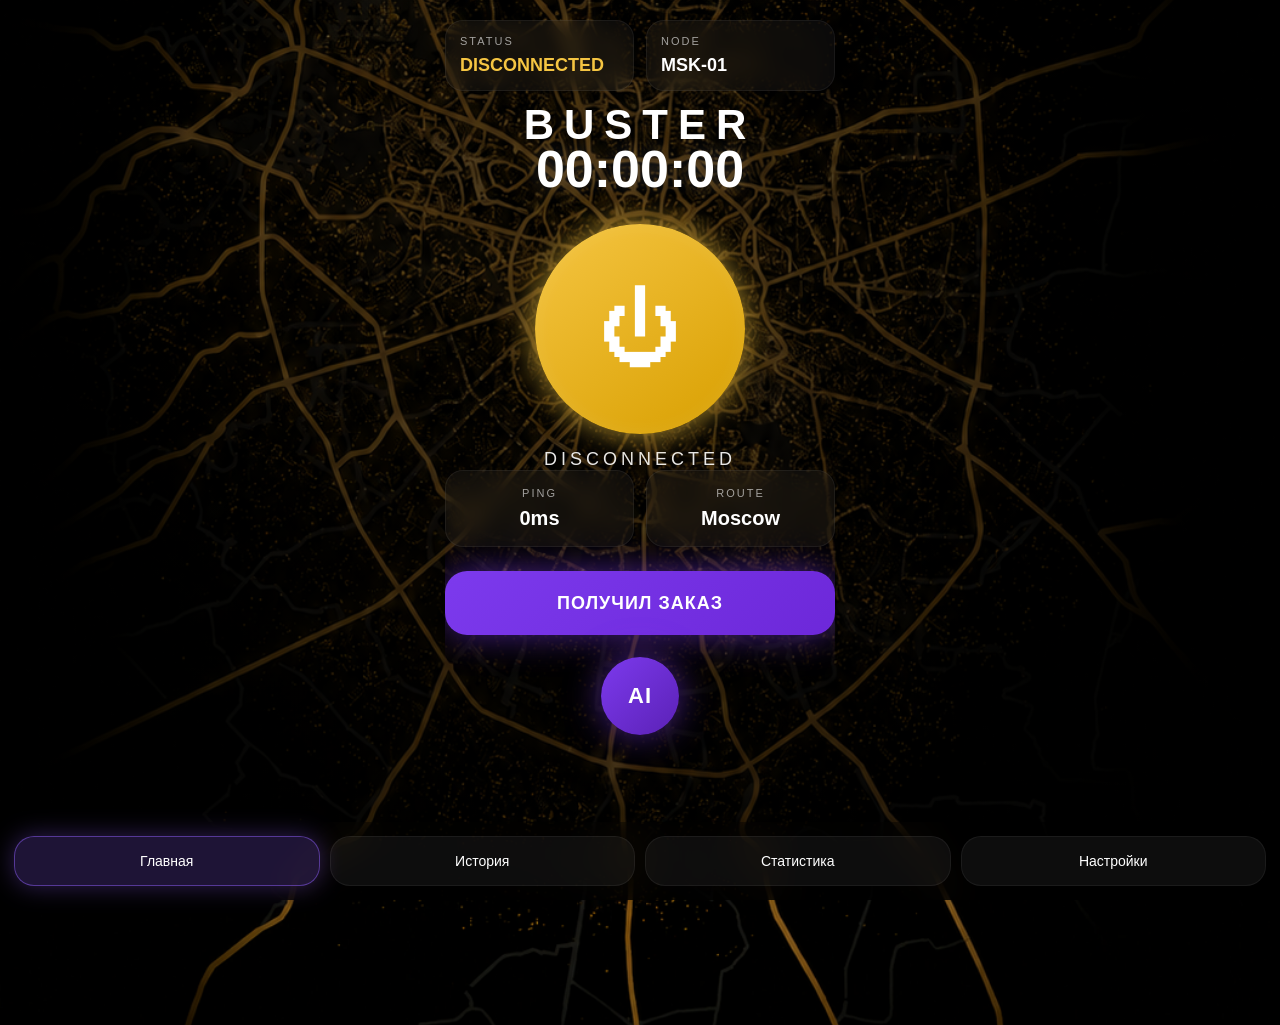
<file: index.html>
<!DOCTYPE html>
<html lang="ru">

<head>

  <meta charset="UTF-8" />

  <meta
    name="viewport"
    content="width=device-width, initial-scale=1.0"
  />

  <script src="https://telegram.org/js/telegram-web-app.js"></script>

  <title>BUSTER</title>

  <link
    rel="stylesheet"
    href="style.css"
  />

  <meta name="lava-verify" content="1c3f9c8fecfa6751" />

</head>

<body>

  <div class="background-overlay"></div>

  <div class="grid-overlay"></div>

  <div class="app-container">

    <!-- TOP PANEL -->

    <div class="top-panel">

      <div class="top-card">

        <div class="card-title">
          STATUS
        </div>

        <div
          class="card-value disconnected"
          id="statusValue"
        >
          DISCONNECTED
        </div>

      </div>

      <div class="top-card">

        <div class="card-title">
          NODE
        </div>

        <div
          class="card-value"
          id="nodeValue"
        >
          MSK-01
        </div>

      </div>

    </div>

    <!-- HOME SCREEN -->

    <div
      class="screen active-screen"
      id="homeScreen"
    >

      <div class="logo">
        BUSTER
      </div>

      <div
        class="timer"
        id="timer"
      >
        00:00:00
      </div>

      <div class="circle-wrapper">

        <div class="circle-glow"></div>

        <button
          class="power-button off"
          id="powerButton"
        >
          <span id="buttonIcon">
            ⏻
          </span>
        </button>

      </div>

      <div
        class="connection-status"
        id="statusText"
      >
        DISCONNECTED
      </div>

      <div class="stats-row">

        <div class="stat-card">

          <div class="stat-label">
            PING
          </div>

          <div
            class="stat-value"
            id="pingValue"
          >
            0ms
          </div>

        </div>

        <div class="stat-card">

          <div class="stat-label">
            ROUTE
          </div>

          <div
            class="stat-value"
            id="routeValue"
          >
            Moscow
          </div>

        </div>

      </div>

      <!-- ORDER BUTTON -->

      <button
  class="order-btn"
  id="orderButton"
>
  ПОЛУЧИЛ ЗАКАЗ
</button>

<button
  id="aiFloatingButton"
  class="ai-floating-btn"
>
  AI
       </button>

    </div>

    <!-- HISTORY SCREEN -->

    <div
      class="screen"
      id="historyScreen"
    >

      <div class="history-header">
        SYSTEM LOGS
      </div>

      <div
        class="console-window"
        id="consoleWindow"
      >
      </div>

    </div>

    <!-- STATS SCREEN -->

    <div
      class="screen"
      id="statsScreen"
    >

      <div class="settings-header">
        СТАТИСТИКА
      </div>

      <div class="stats-container">

        <!-- ECONOM -->

        <div class="stats-item">

          <div class="stats-tariff">
            Эконом
          </div>

          <div
            class="stats-time"
            id="economTime"
          >
            00:00:00
          </div>

        </div>

        <!-- COMFORT -->

        <div class="stats-item">

          <div class="stats-tariff">
            Комфорт
          </div>

          <div
            class="stats-time"
            id="comfortTime"
          >
            00:00:00
          </div>

        </div>

        <!-- COMFORT PLUS -->

        <div class="stats-item">

          <div class="stats-tariff">
            Комфорт+
          </div>

          <div
            class="stats-time"
            id="comfortPlusTime"
          >
            00:00:00
          </div>

        </div>

        <!-- RESET BUTTON -->

        <button
          class="reset-btn"
          id="resetStatsButton"
        >
          СБРОСИТЬ СТАТИСТИКУ
        </button>

        <!-- HISTORY BUTTON -->

        <button
          id="openOrdersHistory"
          class="stats-history-btn"
        >
          ИСТОРИЯ ЗАКАЗОВ
        </button>

        <button
          id="openAnalytics"
          class="stats-history-btn"
>
        АНАЛИТИКА
        </button>

      </div>

    </div>

    <!-- ORDERS SCREEN -->

    <div
      class="screen"
      id="ordersScreen"
    >

      <div class="history-header">
        ИСТОРИЯ ЗАКАЗОВ
      </div>

      <div
        id="analyticsContainer"
        class="analytics-container"
      >
      </div>

    </div>

    <!-- ANALYTICS SCREEN -->

<div
  class="screen"
  id="analyticsScreen"
>

  <div class="history-header">
    АНАЛИТИКА
  </div>

  <div
    id="districtAnalytics"
    class="analytics-container"
  >
  </div>

</div>

<!-- AI SCREEN -->

<div
  class="screen"
  id="aiScreen"
>

  <div class="history-header">
    AI ASSISTANT
  </div>

  <div
    class="ai-chat"
    id="aiChat"
  >

    <div class="ai-message">

      <div class="ai-badge">
        AI
      </div>

      <div class="ai-text">

        Привет.
        Я анализирую районы,
        спрос и активность.

      </div>

    </div>

  </div>

  <div class="ai-input-wrapper">

    <input
      type="text"
      id="aiInput"
      placeholder="Спросить AI..."
    />

    <button id="sendAiMessage">
      →
    </button>

  </div>

</div>
    
    <!-- SETTINGS SCREEN -->

    <div
      class="screen"
      id="settingsScreen"
    >

      <div class="settings-header">
        SETTINGS
      </div>

      <div class="settings-form">

        <div class="setting-group">

          <label>
            ГОРОД
          </label>

          <input
            type="text"
            id="cityInput"
            placeholder="Введите город"
          />

        </div>

        <div class="setting-group">

          <label>
            ТАРИФ
          </label>

          <input
  type="text"
  id="tariffInput"
  placeholder="Введите тариф"
/>

        </div>

        <div class="setting-group">

          <label>
            РЕЙТИНГ
          </label>

          <input
            type="text"
            placeholder="Введите рейтинг"
          />

        </div>

      </div>

    </div>

    <!-- NAVIGATION -->

    <div class="bottom-nav">

      <button
        class="nav-btn active"
        id="homeTab"
      >
        Главная
      </button>

      <button
        class="nav-btn"
        id="historyTab"
      >
        История
      </button>

      <button
        class="nav-btn"
        id="statsTab"
      >
        Статистика
      </button>

      <button
        class="nav-btn"
        id="settingsTab"
      >
        Настройки
      </button>

    </div>

  </div>

  <script src="app.js"></script>

</body>

</html>
</file>
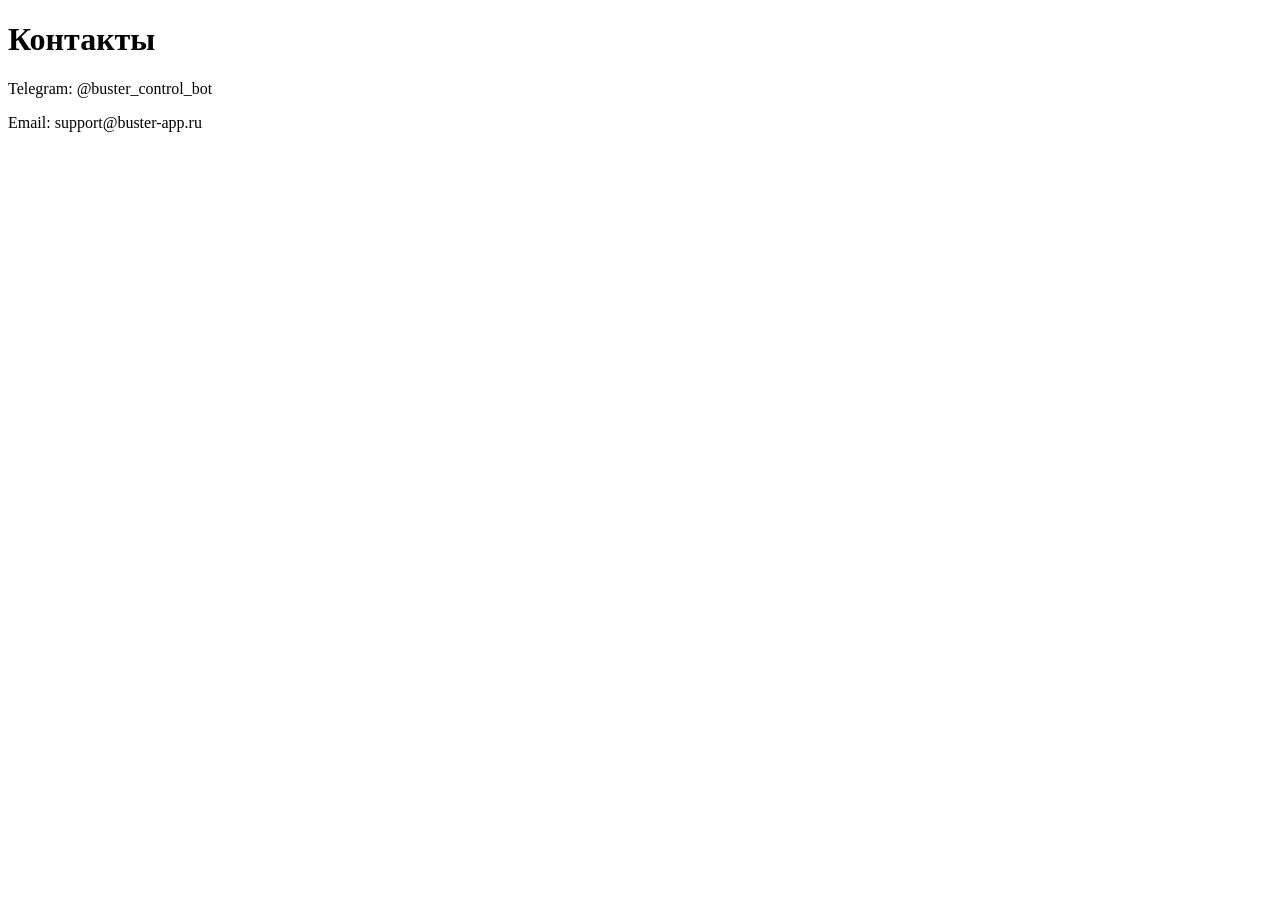
<file: contacts.html>
<!DOCTYPE html>
<html lang="ru">
<head>
  <meta charset="UTF-8">
  <title>Контакты</title>
</head>
<body>

<h1>Контакты</h1>

<p>
Telegram:
@buster_control_bot
</p>

<p>
Email:
support@buster-app.ru
</p>

</body>
</html>
</file>
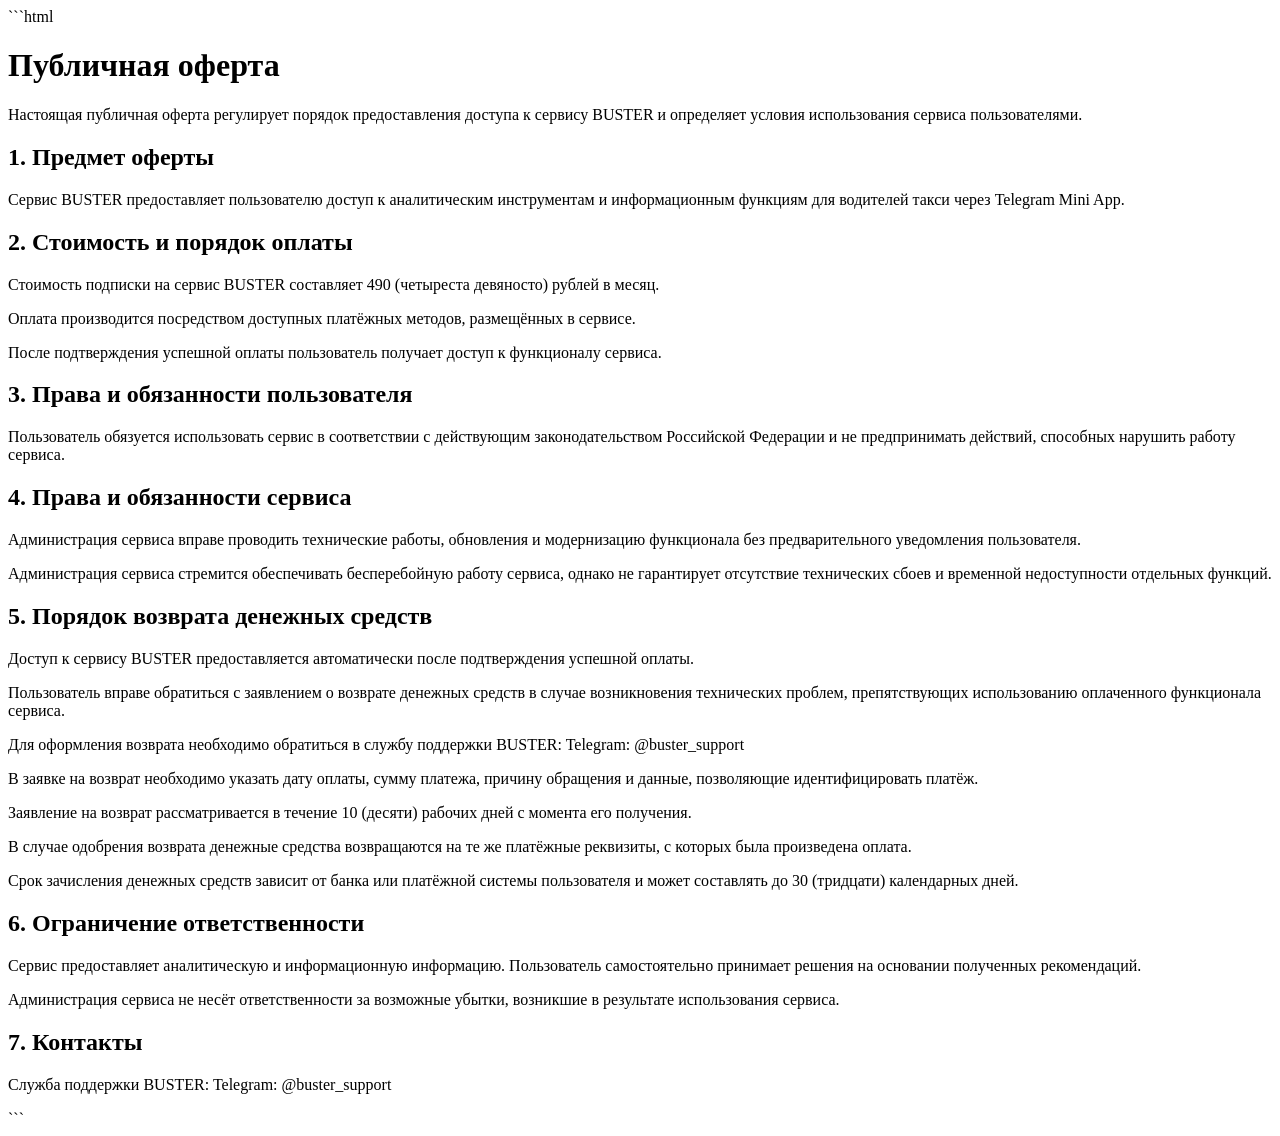
<file: oferta.html>
```html
<!DOCTYPE html>
<html lang="ru">
<head>
  <meta charset="UTF-8">
  <title>Публичная оферта BUSTER</title>
</head>
<body>

<h1>Публичная оферта</h1>

<p>
Настоящая публичная оферта регулирует порядок предоставления доступа к сервису BUSTER и определяет условия использования сервиса пользователями.
</p>

<h2>1. Предмет оферты</h2>

<p>
Сервис BUSTER предоставляет пользователю доступ к аналитическим инструментам и информационным функциям для водителей такси через Telegram Mini App.
</p>

<h2>2. Стоимость и порядок оплаты</h2>

<p>
Стоимость подписки на сервис BUSTER составляет 490 (четыреста девяносто) рублей в месяц.
</p>

<p>
Оплата производится посредством доступных платёжных методов, размещённых в сервисе.
</p>

<p>
После подтверждения успешной оплаты пользователь получает доступ к функционалу сервиса.
</p>

<h2>3. Права и обязанности пользователя</h2>

<p>
Пользователь обязуется использовать сервис в соответствии с действующим законодательством Российской Федерации и не предпринимать действий, способных нарушить работу сервиса.
</p>

<h2>4. Права и обязанности сервиса</h2>

<p>
Администрация сервиса вправе проводить технические работы, обновления и модернизацию функционала без предварительного уведомления пользователя.
</p>

<p>
Администрация сервиса стремится обеспечивать бесперебойную работу сервиса, однако не гарантирует отсутствие технических сбоев и временной недоступности отдельных функций.
</p>

<h2>5. Порядок возврата денежных средств</h2>

<p>
Доступ к сервису BUSTER предоставляется автоматически после подтверждения успешной оплаты.
</p>

<p>
Пользователь вправе обратиться с заявлением о возврате денежных средств в случае возникновения технических проблем, препятствующих использованию оплаченного функционала сервиса.
</p>

<p>
Для оформления возврата необходимо обратиться в службу поддержки BUSTER:
Telegram: @buster_support
</p>

<p>
В заявке на возврат необходимо указать дату оплаты, сумму платежа, причину обращения и данные, позволяющие идентифицировать платёж.
</p>

<p>
Заявление на возврат рассматривается в течение 10 (десяти) рабочих дней с момента его получения.
</p>

<p>
В случае одобрения возврата денежные средства возвращаются на те же платёжные реквизиты, с которых была произведена оплата.
</p>

<p>
Срок зачисления денежных средств зависит от банка или платёжной системы пользователя и может составлять до 30 (тридцати) календарных дней.
</p>

<h2>6. Ограничение ответственности</h2>

<p>
Сервис предоставляет аналитическую и информационную информацию. Пользователь самостоятельно принимает решения на основании полученных рекомендаций.
</p>

<p>
Администрация сервиса не несёт ответственности за возможные убытки, возникшие в результате использования сервиса.
</p>

<h2>7. Контакты</h2>

<p>
Служба поддержки BUSTER:
Telegram: @buster_support
</p>

</body>
</html>
```
</file>
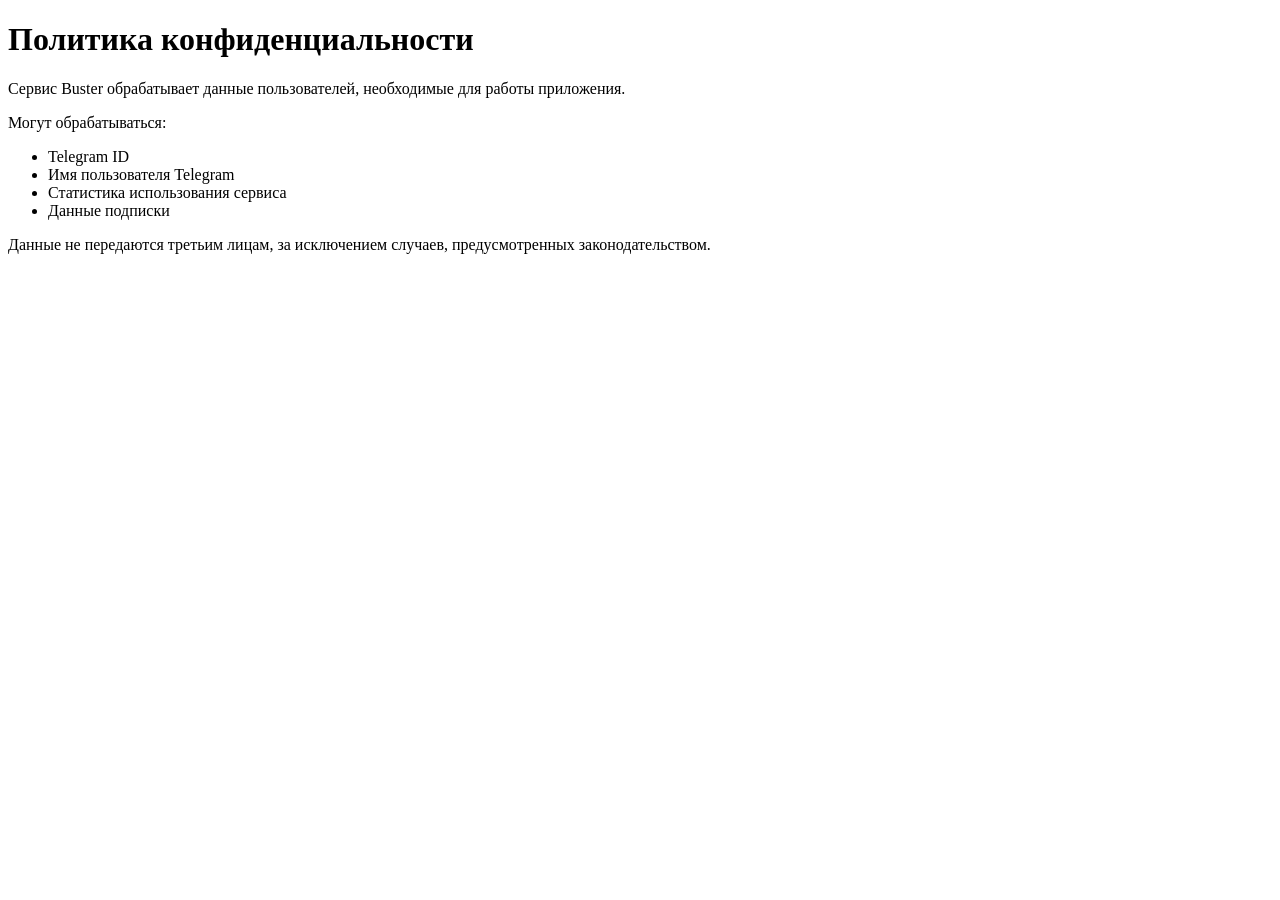
<file: privacy.html>
<!DOCTYPE html>
<html lang="ru">
<head>
  <meta charset="UTF-8">
  <title>Политика конфиденциальности</title>
</head>
<body>

<h1>Политика конфиденциальности</h1>

<p>
Сервис Buster обрабатывает данные пользователей,
необходимые для работы приложения.
</p>

<p>
Могут обрабатываться:
</p>

<ul>
<li>Telegram ID</li>
<li>Имя пользователя Telegram</li>
<li>Статистика использования сервиса</li>
<li>Данные подписки</li>
</ul>

<p>
Данные не передаются третьим лицам,
за исключением случаев,
предусмотренных законодательством.
</p>

</body>
</html>
</file>
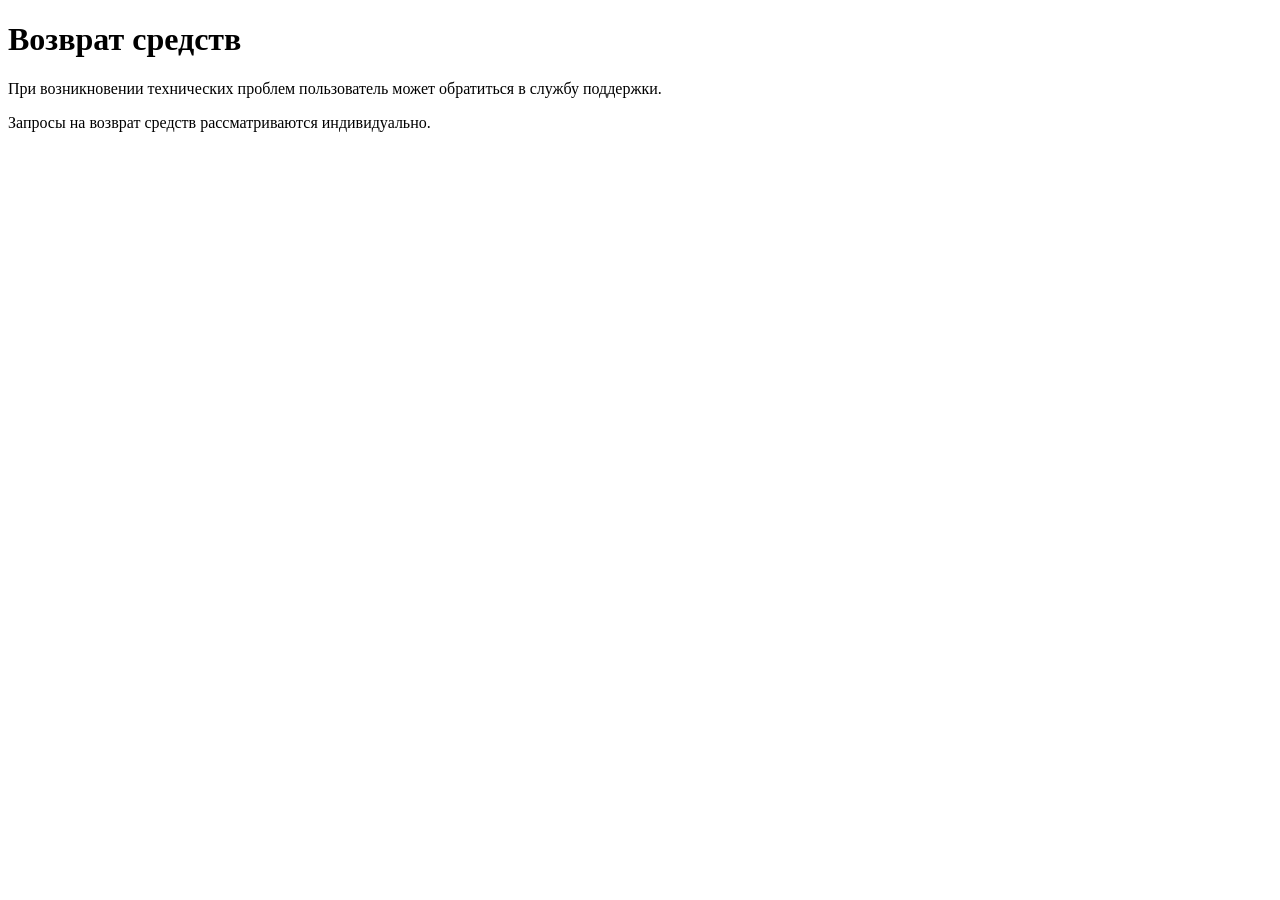
<file: refund.html>
<!DOCTYPE html>
<html lang="ru">
<head>
  <meta charset="UTF-8">
  <title>Возврат средств</title>
</head>
<body>

<h1>Возврат средств</h1>

<p>
При возникновении технических проблем
пользователь может обратиться
в службу поддержки.
</p>

<p>
Запросы на возврат средств
рассматриваются индивидуально.
</p>

</body>
</html>
</file>
<file: style.css>
* {
  margin: 0;
  padding: 0;
  box-sizing: border-box;
}

body {
  height: 100vh;
  overflow-x: hidden;
  overflow-y: auto;

  font-family: Arial, sans-serif;
  color: white;

  background-image:
    linear-gradient(
      rgba(0,0,0,0.55),
      rgba(0,0,0,0.72)
    ),
    url('./assets/map.png?v=4');

  background-size: cover;
  background-position: center;
  background-repeat: no-repeat;
}

.grid-overlay {
  position: fixed;
  inset: 0;

  background-image:
    linear-gradient(rgba(255,255,255,0.02) 1px, transparent 1px),
    linear-gradient(90deg, rgba(255,255,255,0.02) 1px, transparent 1px);

  background-size: 40px 40px;

  opacity: 0.15;
}

.app-container {

  position: relative;

  z-index: 2;

  width: 100%;

  max-width: 430px;

  margin: 0 auto;

  min-height: 100vh;

  display: flex;

  flex-direction: column;

  align-items: center;

  justify-content: space-between;

  padding: 20px 20px 150px;

  box-sizing: border-box;

}

.top-panel {
  width: 100%;

  display: flex;
  justify-content: space-between;

  gap: 12px;
}

.top-card {
  flex: 1;

  background: rgba(255,255,255,0.04);

  border: 1px solid rgba(255,255,255,0.06);

  border-radius: 18px;

  padding: 14px;

  backdrop-filter: blur(10px);
}

.card-title {
  font-size: 11px;

  opacity: 0.6;

  margin-bottom: 8px;

  letter-spacing: 2px;
}

.card-value {
  font-size: 18px;
  font-weight: bold;
}

.online {
  color: #b388ff;
}

.logo {
  margin-top: 10px;

  font-size: 42px;
  font-weight: bold;

  letter-spacing: 10px;
}

.timer {
  font-size: 52px;
  font-weight: bold;

  margin-top: -10px;

  text-shadow: 0 0 18px rgba(255,255,255,0.15);
}

.circle-wrapper {
  position: relative;

  width: 260px;
  height: 260px;

  display: flex;
  align-items: center;
  justify-content: center;
}

.circle-glow {
  position: absolute;

  width: 260px;
  height: 260px;

  border-radius: 50%;

  background:
    radial-gradient(
      circle,
      rgba(255,196,0,0.18),
      transparent 70%
    );

  transition: all 0.4s ease;
}

.power-button {
  position: relative;
  z-index: 2;

  width: 210px;
  height: 210px;

  border-radius: 50%;
  border: none;

  font-size: 82px;
  color: white;

  cursor: pointer;

  transition: all 0.4s ease;
}

.power-button.off {
  background:
    linear-gradient(
      145deg,
      #f5c542,
      #d89f00
    );

  box-shadow:
    0 0 30px rgba(245,197,66,0.7),
    inset 0 0 20px rgba(255,255,255,0.08);
}

.power-button.on {
  background:
    linear-gradient(
      145deg,
      #9b5cff,
      #6d28d9
    );

  box-shadow:
    0 0 50px rgba(139,92,246,0.95),
    inset 0 0 25px rgba(255,255,255,0.1);
}

.connection-status {
  font-size: 18px;

  letter-spacing: 4px;

  opacity: 0.9;

  margin-top: -10px;
}

.stats-row {
  width: 100%;

  display: flex;

  gap: 12px;
}

.stat-card {
  flex: 1;

  background: rgba(255,255,255,0.04);

  border: 1px solid rgba(255,255,255,0.06);

  border-radius: 18px;

  padding: 16px;

  text-align: center;

  backdrop-filter: blur(12px);
}

.stat-label {
  font-size: 11px;

  opacity: 0.6;

  margin-bottom: 8px;

  letter-spacing: 2px;
}

.stat-value {
  font-size: 20px;
  font-weight: bold;
}

.online {
  color: #b388ff;
}

.disconnected {
  color: #f5c542;
}

.screen {

  display: none;

  width: 100%;
  max-width: 430px;

  flex-direction: column;
  align-items: center;

  overflow-y: auto;

  padding-bottom: 140px;

  box-sizing: border-box;
}

.active-screen {
  display: flex;
}

.history-header {
  margin-top: 20px;

  font-size: 26px;
  letter-spacing: 6px;

  margin-bottom: 24px;
}

.console-window {
  width: 100%;
  height: 420px;

  overflow: hidden;

  background: rgba(0,0,0,0.45);

  border: 1px solid rgba(255,255,255,0.06);

  border-radius: 22px;

  padding: 18px;

  backdrop-filter: blur(14px);

  display: flex;
  flex-direction: column-reverse;

  gap: 10px;
}

.console-line {
  font-size: 13px;

  color: #b388ff;

  font-family: monospace;

  opacity: 0;

  transform: translateY(8px);

  animation: fadeIn 0.4s ease forwards;
}

@keyframes fadeIn {

  to {
    opacity: 1;
    transform: translateY(0);
  }
}

.settings-header {
  margin-top: 20px;

  font-size: 26px;
  letter-spacing: 6px;

  margin-bottom: 28px;
}

.settings-form {
  width: 100%;

  display: flex;
  flex-direction: column;

  gap: 20px;
}

.setting-group {
  display: flex;
  flex-direction: column;

  gap: 10px;
}

.setting-group label {
  font-size: 12px;

  letter-spacing: 2px;

  opacity: 0.7;
}

.setting-group input {
  width: 100%;

  background: rgba(255,255,255,0.05);

  border: 1px solid rgba(255,255,255,0.08);

  border-radius: 18px;

  padding: 18px;

  color: white;

  font-size: 16px;

  outline: none;

  backdrop-filter: blur(12px);

  transition: 0.3s;
}

.setting-group input:focus {
  border-color: rgba(139,92,246,0.6);

  box-shadow:
    0 0 18px rgba(139,92,246,0.25);
}

.setting-group input::placeholder {
  color: rgba(255,255,255,0.35);
}

/* ===== FIXED NAVIGATION ===== */

.bottom-nav {

  position: fixed;

  bottom: 0;

  left: 0;

  width: 100%;

  z-index: 99999;

  display: flex;

  justify-content: space-between;

  gap: 10px;

  padding: 14px;

  box-sizing: border-box;

  backdrop-filter: blur(18px);
}

.nav-btn {

  flex: 1;

  min-width: 0;

  background: rgba(255,255,255,0.05);

  border:
    1px solid rgba(255,255,255,0.06);

  color: white;

  padding: 16px 8px;

  border-radius: 20px;

  font-size: 14px;

  cursor: pointer;

  transition: 0.25s;
}

.nav-btn.active {

  background:
    rgba(139,92,246,0.22);

  border-color:
    rgba(139,92,246,0.5);

  box-shadow:
    0 0 25px rgba(139,92,246,0.35);
}

.nav-btn:hover {

  transform: translateY(-2px);
}

/* ===== ORDER BUTTON ===== */

#orderButton {

  margin-top: 24px;

  width: 100%;

  height: 64px;

  border: none;

  border-radius: 22px;

  background:
    linear-gradient(
      135deg,
      #7c3aed,
      #6d28d9
    );

  color: white;

  font-size: 18px;

  font-weight: 800;

  letter-spacing: 1px;

  box-shadow:
    0 0 35px rgba(124,58,237,0.55);

  transition: 0.25s;

  flex-shrink: 0;
}

#orderButton:active {

  transform: scale(0.97);
}

#orderButton:hover {

  box-shadow:
    0 0 35px rgba(124,58,237,0.7);
}

/* ===== MOBILE FIX ===== */

@media (max-width: 430px) {

  .nav-btn {

    font-size: 13px;

    padding: 15px 4px;
  }
}

/* ===== STATS SCREEN ===== */

.stats-container {

  width: 100%;

  padding-bottom: 120px;

  display: flex;

  flex-direction: column;

  gap: 18px;

  margin-top: 30px;
}

.stats-item {

  position: relative;

  overflow: hidden;

  padding: 22px;

  border-radius: 26px;

  background:
    linear-gradient(
      145deg,
      rgba(255,255,255,0.04),
      rgba(255,255,255,0.02)
    );

  border:
    1px solid rgba(255,255,255,0.06);

  backdrop-filter: blur(20px);

  box-shadow:
    0 0 30px rgba(0,0,0,0.45);
}

.stats-item::before {

  content: '';

  position: absolute;

  top: -40px;

  right: -40px;

  width: 120px;

  height: 120px;

  border-radius: 50%;

  background:
    radial-gradient(
      circle,
      rgba(124,58,237,0.25),
      transparent 70%
    );
}

.stats-tariff {

  font-size: 15px;

  letter-spacing: 3px;

  opacity: 0.6;

  margin-bottom: 14px;

  text-transform: uppercase;
}

.stats-time {

  font-size: 42px;

  font-weight: 800;

  color: white;

  letter-spacing: 2px;

  text-shadow:
    0 0 20px rgba(124,58,237,0.35);
}

/* ===== RESET BUTTON ===== */

.reset-btn {

  margin-top: 18px;

  width: 100%;

  height: 62px;

  border: none;

  border-radius: 22px;

  background:
    linear-gradient(
      135deg,
      #7c3aed,
      #5b21b6
    );

  color: white;

  font-size: 16px;

  font-weight: 700;

  letter-spacing: 1px;

  box-shadow:
    0 0 25px rgba(124,58,237,0.45);

  transition: 0.25s;
}

.reset-btn:active {

  transform: scale(0.97);
}

.reset-btn:hover {

  box-shadow:
    0 0 40px rgba(124,58,237,0.75);
}

/* ===== STATS HEADER ===== */

#statsScreen .settings-header {

  margin-bottom: 35px;

  text-align: center;

  font-size: 42px;

  font-weight: 800;

  letter-spacing: 10px;
}

#statsScreen {

  overflow-y: auto;

  padding-bottom: 140px;

  box-sizing: border-box;
}

/* ===== ANALYTICS ===== */

.analytics-container {

  width: 100%;

  margin-top: 24px;

  padding-bottom: 140px;
}

.analytics-card {

  width: 100%;

  background:
    rgba(255,255,255,0.03);

  border:
    1px solid rgba(255,255,255,0.05);

  border-radius: 24px;

  padding: 20px;

  margin-bottom: 18px;

  box-sizing: border-box;

  backdrop-filter: blur(20px);
}

.analytics-title {

  font-size: 13px;

  letter-spacing: 2px;

  opacity: 0.5;

  margin-bottom: 8px;
}

.analytics-value {

  font-size: 19px;

  font-weight: 700;

  margin-bottom: 16px;

  color: white;
}

.analytics-divider {

  width: 100%;

  height: 1px;

  background:
    rgba(255,255,255,0.05);

  margin:
    12px 0;
}

/* ===== HISTORY BUTTON ===== */

.stats-history-btn {

  width: 100%;

  height: 58px;

  border: none;

  border-radius: 18px;

  margin-top: 18px;

  background:
    linear-gradient(
      135deg,
      #7c3aed,
      #5b21b6
    );

  color: white;

  font-size: 17px;

  font-weight: 700;

  letter-spacing: 1px;

  box-shadow:
    0 0 30px rgba(108,60,255,0.45);

  transition: 0.25s;
}

.stats-history-btn:hover {

  box-shadow:
    0 0 40px rgba(108,60,255,0.7);
}

.stats-history-btn:active {

  transform: scale(0.97);
}

#statsScreen {

  overflow-y: auto;

  padding-bottom: 220px;

}

#ordersScreen {

  overflow-y: auto;

  padding-bottom: 220px;

}

#settingsScreen {

  overflow: hidden;

}

#statsScreen {

  overflow-y: auto;

  padding-bottom: 240px;

}

#ordersScreen {

  overflow-y: auto;

  padding-bottom: 240px;

}

#statsScreen {

  transform: scale(0.88);

  transform-origin: top center;

}

/* ===== FLOATING AI BUTTON ===== */

.ai-floating-btn {

  margin-top: 22px;

  width: 78px;

  height: 78px;

  border-radius: 50%;

  border: none;

  background:
    linear-gradient(
      135deg,
      #7c3aed,
      #5b21b6
    );

  color: white;

  font-size: 22px;

  font-weight: 800;

  letter-spacing: 1px;

  box-shadow:
    0 0 35px rgba(124,58,237,0.55);

  transition: 0.25s;

}

.ai-floating-btn:active {

  transform: scale(0.94);

}

.ai-floating-btn:hover {

  box-shadow:
    0 0 50px rgba(124,58,237,0.85);

}

/* ===== AI SCREEN ===== */

.ai-chat {

  width: 100%;

  display: flex;

  flex-direction: column;

  gap: 14px;

  padding-bottom: 140px;

}

.ai-message {

  width: 100%;

  background:
    rgba(255,255,255,0.04);

  border:
    1px solid rgba(255,255,255,0.06);

  border-radius: 22px;

  padding: 18px;

  backdrop-filter: blur(18px);

}

.ai-badge {

  width: fit-content;

  padding:
    6px 12px;

  border-radius: 999px;

  background:
    rgba(124,58,237,0.25);

  color: #c4b5fd;

  font-size: 12px;

  font-weight: 700;

  margin-bottom: 12px;

}

.ai-text {

  line-height: 1.6;

  font-size: 15px;

}

.ai-input-wrapper {

  position: fixed;

  bottom: 90px;

  left: 50%;

  transform: translateX(-50%);

  width: calc(100% - 40px);

  max-width: 430px;

  display: flex;

  gap: 10px;

  z-index: 9999;

}

.ai-input-wrapper input {

  flex: 1;

  height: 58px;

  border: none;

  outline: none;

  border-radius: 18px;

  padding: 0 18px;

  background:
    rgba(255,255,255,0.05);

  color: white;

  font-size: 15px;

  backdrop-filter: blur(20px);

}

.ai-input-wrapper button {

  width: 58px;

  height: 58px;

  border: none;

  border-radius: 18px;

  background:
    linear-gradient(
      135deg,
      #7c3aed,
      #6d28d9
    );

  color: white;

  font-size: 24px;

  font-weight: 700;

}

.payment-links {
  margin-top: 40px;
  text-align: center;
  font-size: 12px;
}

.payment-links a {
  color: #999;
  text-decoration: none;
  cursor: pointer;
}

.payment-links a:hover {
  color: #fff;
}

.payment-agreement {
  margin-top: 15px;
  padding: 0 20px;
  text-align: center;
  font-size: 11px;
  color: #777;
  line-height: 1.5;
}
</file>
